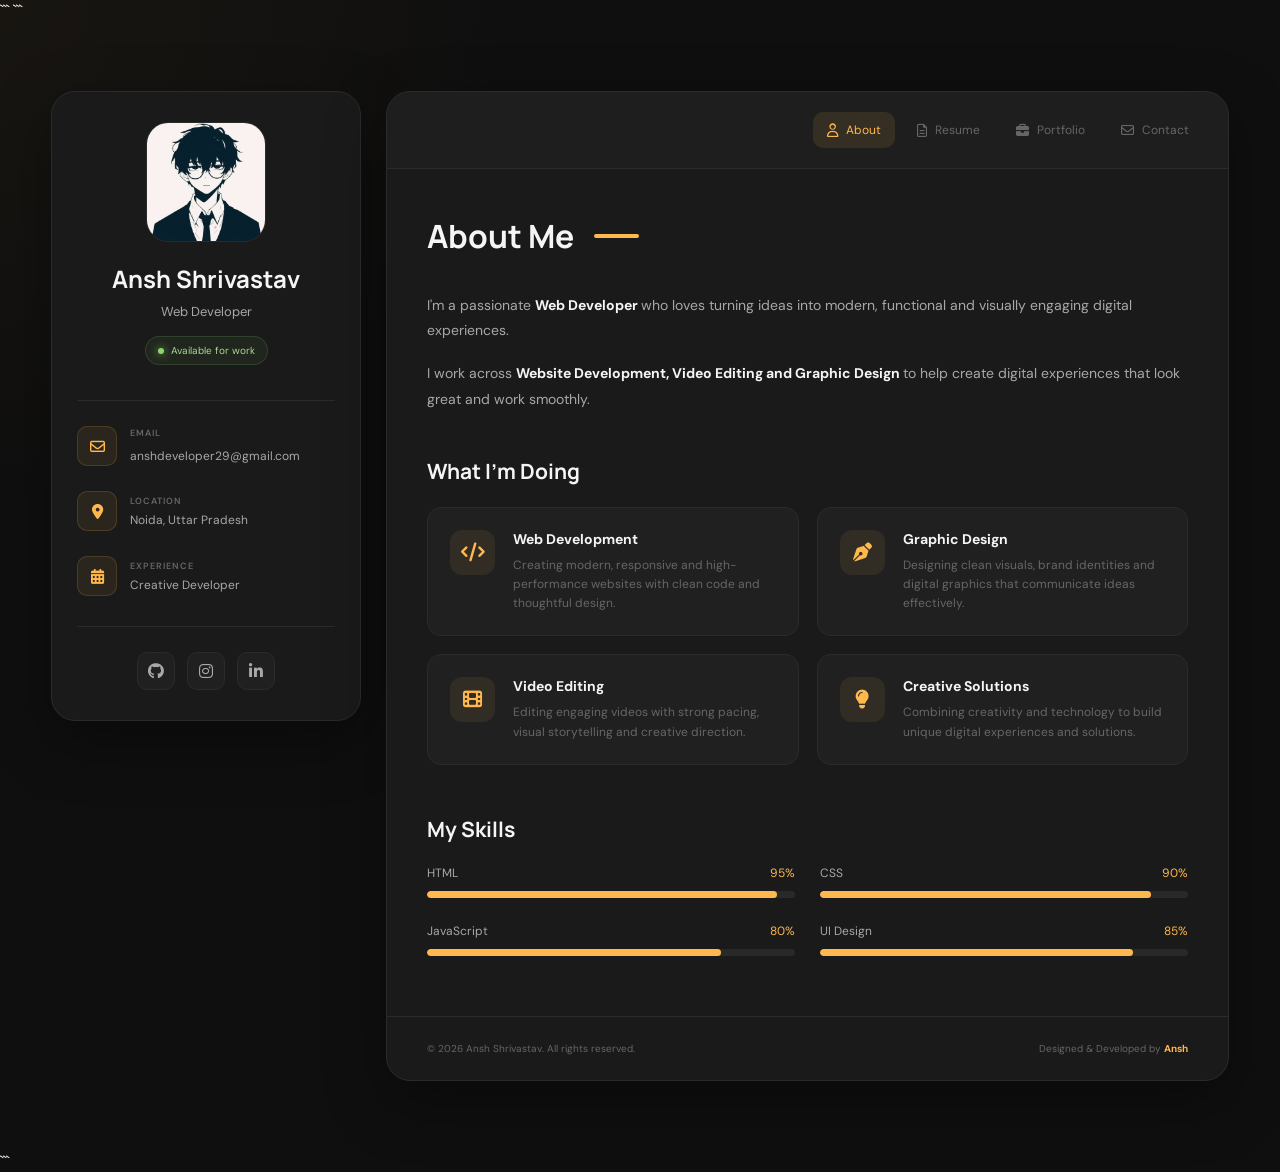
<file: index.html>
<!DOCTYPE html>

<html lang="en">
<head>
<meta charset="utf-8"/>
<meta content="width=device-width, initial-scale=1.0" name="viewport"/>
<meta content="Ansh Shrivastav - Web Developer, Video Editor and Graphic Designer" name="description"/>
<title>Ansh Shrivastav | Personal Portfolio</title>
<!-- Google Fonts -->
<link href="https://fonts.googleapis.com" rel="preconnect"/>
<link crossorigin="" href="https://fonts.gstatic.com" rel="preconnect"/>
<link href="https://fonts.googleapis.com/css2?family=DM+Sans:wght@400;500;600;700&amp;family=Manrope:wght@400;500;600;700;800&amp;display=swap" rel="stylesheet"/>
<!-- Icons -->
<link href="https://cdnjs.cloudflare.com/ajax/libs/font-awesome/6.5.2/css/all.min.css" rel="stylesheet"/>
<!-- CSS -->
<link href="style.css" rel="stylesheet"/>
```

<meta content="Ansh Shrivastav, Full Stack Developer, Web Developer, Portfolio, HTML CSS JavaScript" name="keywords"/><meta content="Ansh Shrivastav" name="author"/><meta content="index, follow" name="robots"/><link href="https://ansh-shrivastav.vercel.app/" rel="canonical"/><meta content="Ansh Shrivastav | Full Stack Web Developer" property="og:title"/><meta content="website" property="og:type"/><meta content="https://ansh-shrivastav.vercel.app/" property="og:url"/><script type="application/ld+json">{"@context":"https://schema.org","@type":"Person","name":"Ansh Shrivastav","url":"https://ansh-shrivastav.vercel.app/"}</script></head>
<body>

```
<!-- =================================================
     MAIN WRAPPER
================================================== -->
<main class="main-wrapper">
<!-- =================================================
         PROFILE SIDEBAR
    ================================================== -->
<aside class="profile-card">
<!-- Profile Header -->
<div class="profile-header">
<div class="profile-image-wrapper">
<img alt="Ansh Shrivastav" class="profile-image" src="assets/profile.jpg"/>
</div>
<div class="profile-info">
<h1>
                    Ansh Shrivastav
                </h1>
<p class="profile-role">

                    Web Developer

                </p>
<span class="profile-badge">
<span class="status-dot"></span>

                    Available for work

                </span>
</div>
</div>
<!-- Mobile Contact Button -->
<button class="contact-toggle" id="contactToggle">
<span>
                Show Contacts
            </span>
<i class="fa-solid fa-chevron-down"></i>
</button>
<!-- Contact Details -->
<div class="profile-contacts" id="profileContacts">
<div class="contact-item">
<div class="contact-icon">
<i class="fa-regular fa-envelope"></i>
</div>
<div class="contact-details">
<span>
                        EMAIL
                    </span>
<a href="mailto:hello@anshrivastav.dev">

                        anshdeveloper29@gmail.com

                    </a>
</div>
</div>
<div class="contact-item">
<div class="contact-icon">
<i class="fa-solid fa-location-dot"></i>
</div>
<div class="contact-details">
<span>
                        LOCATION
                    </span>
<p>
                        Noida, Uttar Pradesh
                    </p>
</div>
</div>
<div class="contact-item">
<div class="contact-icon">
<i class="fa-solid fa-calendar-days"></i>
</div>
<div class="contact-details">
<span>
                        EXPERIENCE
                    </span>
<p>
                        Creative Developer 
                    </p>
</div>
</div>
</div>
<!-- Social Links -->
<div class="profile-socials">
<a aria-label="GitHub" href="https://github.com/ansh-shrivastavv" target="_blank">
<i class="fa-brands fa-github"></i>
</a>
<a aria-label="Instagram" href="https://www.instagram.com/webbyansh" target="_blank">
<i class="fa-brands fa-instagram"></i>
</a>
<a aria-label="LinkedIn" href="https://www.linkedin.com/in/ansh-shrivastav/" target="_blank">
<i class="fa-brands fa-linkedin-in"></i>
</a>
</div>
</aside>
<!-- =================================================
         MAIN CONTENT
    ================================================== -->
<section class="content-wrapper">
<!-- =================================================
             NAVIGATION
        ================================================== -->
<nav class="main-navigation">
<button class="nav-item active" data-page="about">
<i class="fa-regular fa-user"></i>
<span>
                    About
                </span>
</button>
<button class="nav-item" data-page="resume">
<i class="fa-regular fa-file-lines"></i>
<span>
                    Resume
                </span>
</button>
<button class="nav-item" data-page="portfolio">
<i class="fa-solid fa-briefcase"></i>
<span>
                    Portfolio
                </span>
</button>
<button class="nav-item" data-page="contact">
<i class="fa-regular fa-envelope"></i>
<span>
                    Contact
                </span>
</button>
</nav>
<!-- =================================================
             ABOUT PAGE
        ================================================== -->
<article class="page active" id="about">
<div class="page-heading">
<h2>
                    About Me
                </h2>
<span class="heading-line"></span>
</div>
<div class="about-content">
<p>

                    I'm a passionate

                    <strong>
                        Web Developer
                    </strong>

                    who loves turning ideas into modern, functional and visually engaging digital experiences.

                </p>
<p>

                    I work across

                    <strong>
                        Website Development, Video Editing and Graphic Design
                    </strong>

                    to help create digital experiences that look great and work smoothly.

                </p>
</div>
<!-- What I Do -->
<section class="services-section">
<h3 class="section-title">

                    What I'm Doing

                </h3>
<div class="services-grid">
<!-- Service 1 -->
<div class="service-card">
<div class="service-icon">
<i class="fa-solid fa-code"></i>
</div>
<div class="service-content">
<h4>
                                Web Development
                            </h4>
<p>

                                Creating modern, responsive and high-performance websites with clean code and thoughtful design.

                            </p>
</div>
</div>
<!-- Service 2 -->
<div class="service-card">
<div class="service-icon">
<i class="fa-solid fa-pen-nib"></i>
</div>
<div class="service-content">
<h4>
                                Graphic Design
                            </h4>
<p>

                                Designing clean visuals, brand identities and digital graphics that communicate ideas effectively.

                            </p>
</div>
</div>
<!-- Service 3 -->
<div class="service-card">
<div class="service-icon">
<i class="fa-solid fa-film"></i>
</div>
<div class="service-content">
<h4>
                                Video Editing
                            </h4>
<p>

                                Editing engaging videos with strong pacing, visual storytelling and creative direction.

                            </p>
</div>
</div>
<!-- Service 4 -->
<div class="service-card">
<div class="service-icon">
<i class="fa-solid fa-lightbulb"></i>
</div>
<div class="service-content">
<h4>
                                Creative Solutions
                            </h4>
<p>

                                Combining creativity and technology to build unique digital experiences and solutions.

                            </p>
</div>
</div>
</div>
</section>
<!-- Skills -->
<section class="skills-section">
<h3 class="section-title">

                    My Skills

                </h3>
<div class="skills-list">
<div class="skill-item">
<div class="skill-info">
<span>
                                HTML
                            </span>
<span>
                                95%
                            </span>
</div>
<div class="skill-bar">
<span style="width: 95%;"></span>
</div>
</div>
<div class="skill-item">
<div class="skill-info">
<span>
                                CSS
                            </span>
<span>
                                90%
                            </span>
</div>
<div class="skill-bar">
<span style="width: 90%;"></span>
</div>
</div>
<div class="skill-item">
<div class="skill-info">
<span>
                                JavaScript
                            </span>
<span>
                                80%
                            </span>
</div>
<div class="skill-bar">
<span style="width: 80%;"></span>
</div>
</div>
<div class="skill-item">
<div class="skill-info">
<span>
                                UI Design
                            </span>
<span>
                                85%
                            </span>
</div>
<div class="skill-bar">
<span style="width: 85%;"></span>
</div>
</div>
</div>
</section>
</article>
<!-- =================================================
             RESUME PAGE
        ================================================== -->
<article class="page" id="resume">
<div class="page-heading">
<h2>
                    Resume
                </h2>
<span class="heading-line"></span>
</div>
<!-- Education -->
<section class="resume-section">
<h3 class="section-title">
<i class="fa-solid fa-graduation-cap"></i>

                    Education

                </h3>
<div class="timeline">
<div class="timeline-item">
<span class="timeline-date">
                            2024 — Present
                        </span>
<h4>
                            School Education
                        </h4>
<p>
                            Building strong foundations while developing practical skills in technology and creative fields.
                        </p>
</div>
<div class="timeline-item">
<span class="timeline-date">
                            Ongoing
                        </span>
<h4>
                            Self Learning
                        </h4>
<p>
                            Learning modern web technologies, design systems and digital product development.
                        </p>
</div>
</div>
</section>
<!-- Experience -->
<section class="resume-section">
<h3 class="section-title">
<i class="fa-solid fa-briefcase"></i>

                    Experience

                </h3>
<div class="timeline">
<div class="timeline-item">
<span class="timeline-date">
                            Present
                        </span>
<h4>
                            Freelance Web Developer
                        </h4>
<p>
                            Designing and developing modern websites for personal projects and digital brands.
                        </p>
</div>
<div class="timeline-item">
<span class="timeline-date">
                            Present
                        </span>
<h4>
                            Creative Digital Work
                        </h4>
<p>
                            Working on websites, branding, graphic design and video editing projects.
                        </p>
</div>
</div>
</section>
<!-- Technologies -->
<section class="tools-section">
<h3 class="section-title">

                    Tools &amp; Technologies

                </h3>
<div class="tools-grid">
<div class="tool-card">
<i class="fa-brands fa-html5"></i>
<span>
                            HTML
                        </span>
</div>
<div class="tool-card">
<i class="fa-brands fa-css3-alt"></i>
<span>
                            CSS
                        </span>
</div>
<div class="tool-card">
<i class="fa-brands fa-js"></i>
<span>
                            JavaScript
                        </span>
</div>
<div class="tool-card">
<i class="fa-brands fa-github"></i>
<span>
                            GitHub
                        </span>
</div>
</div>
</section>
</article>
<!-- =================================================
             PORTFOLIO PAGE
        ================================================== -->
<article class="page" id="portfolio">
<div class="page-heading">
<h2>
                    Portfolio
                </h2>
<span class="heading-line"></span>
</div>
<!-- Filter -->
<div class="portfolio-filter">
<button class="filter-btn active" data-filter="all">

                    All

                </button>
<button class="filter-btn" data-filter="web">

                    Web Development

                </button>
<button class="filter-btn" data-filter="design">

                    Design

                </button>
</div>
<!-- Projects -->
<div class="projects-grid">
<!-- Project 1 -->
<a class="project-card" data-category="web" href="https://demo-nexoraecom.netlify.app/" target="_blank">
<div class="project-image">
<div class="project-overlay">
<span>
                                View Project
                            </span>
<i class="fa-solid fa-arrow-up-right-from-square"></i>
</div>
<div class="project-placeholder">

                            NEXORA

                        </div>
</div>
<div class="project-info">
<h3>
                            Nexora Ecom
                        </h3>
<p>
                            E-Commerce Website
                        </p>
</div>
</a>
<!-- Project 2 -->
<div class="project-card" data-category="web">
<div class="project-image coming-soon-project">
<div class="coming-soon-label">

                            Coming Soon

                        </div>
</div>
<div class="project-info">
<h3>
                            New Project
                        </h3>
<p>
                            Web Development
                        </p>
</div>
</div>
<!-- Project 3 -->
<div class="project-card" data-category="design">
<div class="project-image coming-soon-project">
<div class="coming-soon-label">

                            Coming Soon

                        </div>
</div>
<div class="project-info">
<h3>
                            Creative Project
                        </h3>
<p>
                            Graphic Design
                        </p>
</div>
</div>
<!-- Project 4 -->
<div class="project-card" data-category="web">
<div class="project-image coming-soon-project">
<div class="coming-soon-label">

                            Coming Soon

                        </div>
</div>
<div class="project-info">
<h3>
                            Future Project
                        </h3>
<p>
                            Web Development
                        </p>
</div>
</div>
</div>
</article>
<!-- =================================================
             CONTACT PAGE
        ================================================== -->
<article class="page" id="contact">
<div class="page-heading">
<h2>
                    Contact
                </h2>
<span class="heading-line"></span>
</div>
<div class="contact-intro">
<p>

                    Have a project in mind or want to work together?

                    Send me a message and let's create something great.

                </p>
</div>
<form class="contact-form" id="contactForm">
<div class="form-row">
<div class="form-group">
<label for="name">
                            Your Name
                        </label>
<input id="name" name="name" placeholder="Enter your name" required="" type="text"/>
</div>
<div class="form-group">
<label for="email">
                            Your Email
                        </label>
<input id="email" name="email" placeholder="Enter your email" required="" type="email"/>
</div>
</div>
<div class="form-group">
<label for="subject">
                        Subject
                    </label>
<input id="subject" name="subject" placeholder="What do you want to talk about?" required="" type="text"/>
</div>
<div class="form-group">
<label for="message">
                        Your Message
                    </label>
<textarea id="message" name="message" placeholder="Write your message here..." required="" rows="7"></textarea>
</div>
<button class="submit-button" type="submit">
<span>
                        Send Message
                    </span>
<i class="fa-solid fa-arrow-up-right-from-square"></i>
</button>
<p class="form-message" id="formMessage"></p>
</form>
</article>
<!-- =================================================
             FOOTER
        ================================================== -->
<footer class="footer">
<div class="footer-content">
<p>

                    © 2026 Ansh Shrivastav.

                    All rights reserved.

                </p>
<p>

                    Designed &amp; Developed by

                    <strong>
                        Ansh
                    </strong>
</p>
</div>
</footer>
</section>
</main>
<!-- =================================================
     JAVASCRIPT
================================================== -->
<script src="script.js"></script>
```

</body>
</html>
</file>
<file: style.css>
/* =====================================================
   RESET
===================================================== */

:root {
    --bg: #0f0f0f;
    --card: #1a1a1a;
    --card-2: #202020;

    --text: #f5f5f5;
    --text-light: #a8a8a8;
    --text-muted: #666;

    --accent: #ffb84d;
    --accent-dark: #d8912f;

    --border: #2b2b2b;

    --radius: 24px;
    --small-radius: 14px;

    --shadow: 0 20px 60px rgba(0, 0, 0, 0.35);

    --transition: 0.35s ease;
}


* {
    margin: 0;
    padding: 0;
    box-sizing: border-box;
}


html {
    scroll-behavior: smooth;
}


body {
    min-height: 100vh;

    background:
        radial-gradient(
            circle at top left,
            rgba(255, 184, 77, 0.04),
            transparent 30%
        ),
        var(--bg);

    color: var(--text);

    font-family: "DM Sans", sans-serif;

    overflow-x: hidden;
}


body::-webkit-scrollbar {
    width: 7px;
}


body::-webkit-scrollbar-track {
    background: var(--bg);
}


body::-webkit-scrollbar-thumb {
    background: var(--accent);
    border-radius: 20px;
}


a {
    color: inherit;
    text-decoration: none;
}


button,
input,
textarea {
    font: inherit;
}


/* =====================================================
   MAIN LAYOUT
===================================================== */

.main-wrapper {
    width: min(1250px, 92%);

    margin: 70px auto;

    display: grid;

    grid-template-columns: 310px 1fr;

    align-items: start;

    gap: 25px;
}


/* =====================================================
   PROFILE CARD
===================================================== */

.profile-card {
    position: sticky;

    top: 30px;

    padding: 30px 25px;

    background: var(--card);

    border: 1px solid var(--border);

    border-radius: var(--radius);

    box-shadow: var(--shadow);
}


/* PROFILE HEADER */

.profile-header {
    display: flex;
    flex-direction: column;

    align-items: center;

    text-align: center;
}


.profile-image-wrapper {
    width: 120px;
    height: 120px;

    margin-bottom: 20px;

    overflow: hidden;

    background: var(--card-2);

    border: 1px solid var(--border);

    border-radius: 22px;
}


.profile-image {
    width: 100%;
    height: 100%;

    object-fit: cover;

    filter: grayscale(20%);

    transition: var(--transition);
}


.profile-image:hover {
    transform: scale(1.08);
}


.profile-info h1 {
    font-family: "Manrope", sans-serif;

    font-size: 24px;
    font-weight: 700;
}


.profile-role {
    margin-top: 8px;

    color: var(--text-light);

    font-size: 13px;
}


.profile-badge {
    display: inline-flex;
    align-items: center;
    gap: 7px;

    margin-top: 16px;
    padding: 7px 12px;

    color: #a7d895;

    background: rgba(110, 180, 90, 0.08);

    border: 1px solid rgba(110, 180, 90, 0.2);

    border-radius: 50px;

    font-size: 10px;
}


.status-dot {
    width: 6px;
    height: 6px;

    background: #8fd56d;

    border-radius: 50%;

    box-shadow: 0 0 10px #8fd56d;
}


/* =====================================================
   CONTACT TOGGLE
===================================================== */

.contact-toggle {
    display: none;

    width: 100%;

    margin-top: 25px;
    padding: 12px 15px;

    justify-content: space-between;
    align-items: center;

    background: var(--card-2);

    border: 1px solid var(--border);
    border-radius: var(--small-radius);

    color: var(--text);

    cursor: pointer;
}


.contact-toggle i {
    color: var(--accent);

    transition: var(--transition);
}


.contact-toggle.active i {
    transform: rotate(180deg);
}


/* =====================================================
   CONTACT DETAILS
===================================================== */

.profile-contacts {
    margin-top: 35px;

    padding-top: 25px;

    border-top: 1px solid var(--border);
}


.contact-item {
    display: flex;
    align-items: center;

    gap: 13px;

    margin-bottom: 25px;
}


.contact-item:last-child {
    margin-bottom: 0;
}


.contact-icon {
    width: 40px;
    height: 40px;

    display: grid;
    place-items: center;

    flex-shrink: 0;

    background: rgba(255, 184, 77, 0.08);

    border: 1px solid rgba(255, 184, 77, 0.15);

    border-radius: 10px;

    color: var(--accent);

    font-size: 15px;
}


.contact-details span {
    display: block;

    margin-bottom: 5px;

    color: var(--text-muted);

    font-size: 9px;
    font-weight: 600;

    letter-spacing: 1px;
}


.contact-details a,
.contact-details p {
    color: var(--text-light);

    font-size: 12px;

    transition: var(--transition);
}


.contact-details a:hover {
    color: var(--accent);
}


/* =====================================================
   SOCIALS
===================================================== */

.profile-socials {
    display: flex;
    justify-content: center;
    gap: 12px;

    margin-top: 30px;
    padding-top: 25px;

    border-top: 1px solid var(--border);
}


.profile-socials a {
    width: 38px;
    height: 38px;

    display: grid;
    place-items: center;

    background: var(--card-2);

    border: 1px solid var(--border);

    border-radius: 10px;

    color: var(--text-light);

    transition: var(--transition);
}


.profile-socials a:hover {
    background: var(--accent);

    border-color: var(--accent);

    color: #111;

    transform: translateY(-4px);
}


/* =====================================================
   CONTENT WRAPPER
===================================================== */

.content-wrapper {
    position: relative;

    min-width: 0;

    background: var(--card);

    border: 1px solid var(--border);

    border-radius: var(--radius);

    box-shadow: var(--shadow);

    overflow: hidden;
}


/* =====================================================
   NAVIGATION
===================================================== */

.main-navigation {
    display: flex;
    justify-content: flex-end;
    gap: 8px;

    padding: 20px 25px;

    background: rgba(255, 255, 255, 0.015);

    border-bottom: 1px solid var(--border);
}


.nav-item {
    display: flex;
    align-items: center;
    gap: 8px;

    padding: 10px 14px;

    background: transparent;

    border: none;

    border-radius: 10px;

    color: var(--text-muted);

    cursor: pointer;

    font-size: 12px;

    transition: var(--transition);
}


.nav-item i {
    font-size: 13px;
}


.nav-item:hover {
    color: var(--text);
}


.nav-item.active {
    background: rgba(255, 184, 77, 0.1);

    color: var(--accent);
}


/* =====================================================
   PAGE
===================================================== */

.page {
    display: none;

    padding: 45px 40px 60px;

    animation: page-in 0.45s ease;
}


.page.active {
    display: block;
}


@keyframes page-in {

    from {
        opacity: 0;
        transform: translateY(12px);
    }

    to {
        opacity: 1;
        transform: translateY(0);
    }

}


/* =====================================================
   PAGE HEADING
===================================================== */

.page-heading {
    display: flex;
    align-items: center;
    gap: 20px;

    margin-bottom: 35px;
}


.page-heading h2 {
    font-family: "Manrope", sans-serif;

    font-size: 32px;
    font-weight: 700;
}


.heading-line {
    width: 45px;
    height: 4px;

    background: var(--accent);

    border-radius: 10px;
}


/* =====================================================
   ABOUT
===================================================== */

.about-content {
    margin-bottom: 45px;
}


.about-content p {
    margin-bottom: 18px;

    color: var(--text-light);

    font-size: 14px;

    line-height: 1.8;
}


.about-content strong {
    color: var(--text);
}


/* =====================================================
   SECTION TITLES
===================================================== */

.section-title {
    margin-bottom: 22px;

    font-family: "Manrope", sans-serif;

    font-size: 21px;
    font-weight: 700;
}


.section-title i {
    margin-right: 8px;

    color: var(--accent);
}


/* =====================================================
   SERVICES
===================================================== */

.services-section {
    margin-top: 40px;
}


.services-grid {
    display: grid;

    grid-template-columns: repeat(2, 1fr);

    gap: 18px;
}


.service-card {
    display: flex;
    gap: 18px;

    padding: 22px;

    background: var(--card-2);

    border: 1px solid var(--border);

    border-radius: var(--small-radius);

    transition: var(--transition);
}


.service-card:hover {
    border-color: rgba(255, 184, 77, 0.4);

    transform: translateY(-5px);
}


.service-icon {
    width: 45px;
    height: 45px;

    display: grid;
    place-items: center;

    flex-shrink: 0;

    color: var(--accent);

    background: rgba(255, 184, 77, 0.08);

    border-radius: 12px;

    font-size: 19px;
}


.service-content h4 {
    margin-bottom: 8px;

    font-size: 14px;
}


.service-content p {
    color: var(--text-muted);

    font-size: 12px;

    line-height: 1.6;
}


/* =====================================================
   SKILLS
===================================================== */

.skills-section {
    margin-top: 50px;
}


.skills-list {
    display: grid;

    grid-template-columns: repeat(2, 1fr);

    gap: 25px;
}


.skill-info {
    display: flex;
    justify-content: space-between;

    margin-bottom: 10px;

    color: var(--text-light);

    font-size: 12px;
}


.skill-info span:last-child {
    color: var(--accent);
}


.skill-bar {
    height: 7px;

    background: #292929;

    border-radius: 10px;

    overflow: hidden;
}


.skill-bar span {
    display: block;

    height: 100%;

    background: var(--accent);

    border-radius: inherit;
}


/* =====================================================
   RESUME
===================================================== */

.resume-section {
    margin-bottom: 45px;
}


.timeline {
    position: relative;

    padding-left: 25px;

    border-left: 1px solid var(--border);
}


.timeline-item {
    position: relative;

    margin-bottom: 30px;
}


.timeline-item:last-child {
    margin-bottom: 0;
}


.timeline-item::before {
    content: "";

    position: absolute;

    top: 4px;
    left: -31px;

    width: 11px;
    height: 11px;

    background: var(--accent);

    border: 3px solid var(--card);

    border-radius: 50%;
}


.timeline-date {
    display: inline-block;

    margin-bottom: 8px;

    color: var(--accent);

    font-size: 11px;
}


.timeline-item h4 {
    margin-bottom: 8px;

    font-size: 15px;
}


.timeline-item p {
    color: var(--text-muted);

    font-size: 13px;

    line-height: 1.6;
}


/* =====================================================
   TOOLS
===================================================== */

.tools-section {
    margin-top: 50px;
}


.tools-grid {
    display: grid;

    grid-template-columns: repeat(4, 1fr);

    gap: 15px;
}


.tool-card {
    display: flex;
    flex-direction: column;
    align-items: center;
    gap: 10px;

    padding: 20px 10px;

    background: var(--card-2);

    border: 1px solid var(--border);

    border-radius: var(--small-radius);

    color: var(--text-light);

    font-size: 11px;

    transition: var(--transition);
}


.tool-card i {
    color: var(--accent);

    font-size: 25px;
}


.tool-card:hover {
    transform: translateY(-5px);

    border-color: var(--accent);
}


/* =====================================================
   PORTFOLIO FILTER
===================================================== */

.portfolio-filter {
    display: flex;
    flex-wrap: wrap;
    gap: 10px;

    margin-bottom: 30px;
}


.filter-btn {
    padding: 8px 14px;

    background: transparent;

    border: 1px solid var(--border);

    border-radius: 50px;

    color: var(--text-muted);

    cursor: pointer;

    font-size: 11px;

    transition: var(--transition);
}


.filter-btn:hover,
.filter-btn.active {
    background: var(--accent);

    border-color: var(--accent);

    color: #111;
}


/* =====================================================
   PROJECTS
===================================================== */

.projects-grid {
    display: grid;

    grid-template-columns: repeat(2, 1fr);

    gap: 20px;
}


.project-card {
    display: block;

    cursor: pointer;
}


.project-image {
    position: relative;

    height: 210px;

    display: grid;
    place-items: center;

    overflow: hidden;

    background:
        linear-gradient(
            135deg,
            #292929,
            #151515
        );

    border: 1px solid var(--border);

    border-radius: var(--small-radius);

    transition: var(--transition);
}


.project-card:hover .project-image {
    border-color: var(--accent);

    transform: translateY(-5px);
}


.project-placeholder {
    color: var(--accent);

    font-family: "Manrope", sans-serif;

    font-size: 30px;
    font-weight: 800;

    letter-spacing: 3px;
}


.project-overlay {
    position: absolute;
    inset: 0;

    display: flex;
    align-items: center;
    justify-content: center;
    gap: 10px;

    background: rgba(255, 184, 77, 0.9);

    color: #111;

    opacity: 0;

    transition: var(--transition);
}


.project-card:hover .project-overlay {
    opacity: 1;
}


.coming-soon-project {
    background:
        repeating-linear-gradient(
            45deg,
            #191919,
            #191919 10px,
            #202020 10px,
            #202020 20px
        );
}


.coming-soon-label {
    padding: 8px 15px;

    border: 1px solid #444;

    border-radius: 50px;

    color: var(--text-muted);

    font-size: 10px;
}


.project-info {
    padding: 15px 3px;
}


.project-info h3 {
    margin-bottom: 5px;

    font-size: 15px;
}


.project-info p {
    color: var(--text-muted);

    font-size: 11px;
}


/* =====================================================
   CONTACT
===================================================== */

.contact-intro {
    max-width: 600px;

    margin-bottom: 35px;
}


.contact-intro p {
    color: var(--text-light);

    font-size: 14px;

    line-height: 1.8;
}


.contact-form {
    padding: 25px;

    background: var(--card-2);

    border: 1px solid var(--border);

    border-radius: var(--small-radius);
}


.form-row {
    display: grid;

    grid-template-columns: repeat(2, 1fr);

    gap: 20px;
}


.form-group {
    margin-bottom: 22px;
}


.form-group label {
    display: block;

    margin-bottom: 9px;

    color: var(--text-light);

    font-size: 11px;
}


.form-group input,
.form-group textarea {
    width: 100%;

    padding: 13px 14px;

    background: #151515;

    border: 1px solid var(--border);

    border-radius: 9px;

    outline: none;

    color: var(--text);

    font-size: 13px;

    transition: var(--transition);
}


.form-group input::placeholder,
.form-group textarea::placeholder {
    color: #555;
}


.form-group input:focus,
.form-group textarea:focus {
    border-color: var(--accent);
}


.form-group textarea {
    resize: vertical;
}


.submit-button {
    display: flex;
    align-items: center;
    justify-content: center;
    gap: 12px;

    width: 100%;

    padding: 14px;

    background: var(--accent);

    border: none;

    border-radius: 9px;

    color: #111;

    cursor: pointer;

    font-size: 13px;
    font-weight: 700;

    transition: var(--transition);
}


.submit-button:hover {
    background: #ffc875;

    transform: translateY(-3px);
}


.form-message {
    margin-top: 15px;

    font-size: 12px;

    text-align: center;
}


/* =====================================================
   FOOTER
===================================================== */

.footer {
    padding: 25px 40px;

    border-top: 1px solid var(--border);
}


.footer-content {
    display: flex;
    justify-content: space-between;
    gap: 20px;

    color: var(--text-muted);

    font-size: 10px;
}


.footer-content strong {
    color: var(--accent);
}


/* =====================================================
   TABLET
===================================================== */

@media (max-width: 950px) {

    .main-wrapper {
        grid-template-columns: 260px 1fr;
    }


    .main-navigation {
        justify-content: center;
    }


    .nav-item {
        padding: 9px 10px;
    }


    .nav-item span {
        display: none;
    }


    .services-grid,
    .projects-grid {
        grid-template-columns: 1fr;
    }


    .tools-grid {
        grid-template-columns: repeat(2, 1fr);
    }

}


/* =====================================================
   MOBILE
===================================================== */

@media (max-width: 700px) {

    .main-wrapper {
        width: 94%;

        margin: 20px auto 30px;

        display: block;
    }


    .profile-card {
        position: relative;

        top: auto;

        padding: 22px;

        margin-bottom: 20px;
    }


    .profile-header {
        flex-direction: row;

        align-items: center;

        text-align: left;

        gap: 18px;
    }


    .profile-image-wrapper {
        width: 80px;
        height: 80px;

        margin-bottom: 0;
    }


    .profile-info h1 {
        font-size: 20px;
    }


    .profile-badge {
        margin-top: 10px;
    }


    .contact-toggle {
        display: flex;
    }


    .profile-contacts {
        display: none;
    }


    .profile-contacts.active {
        display: block;
    }


    .main-navigation {
        justify-content: space-around;

        padding: 12px 10px;
    }


    .nav-item {
        flex: 1;

        justify-content: center;

        padding: 11px 5px;
    }


    .nav-item span {
        display: block;

        font-size: 10px;
    }


    .nav-item i {
        display: none;
    }


    .page {
        padding: 30px 20px 40px;
    }


    .page-heading h2 {
        font-size: 27px;
    }


    .services-grid,
    .skills-list,
    .projects-grid,
    .form-row {
        grid-template-columns: 1fr;
    }


    .tools-grid {
        grid-template-columns: repeat(2, 1fr);
    }


    .footer {
        padding: 20px;
    }


    .footer-content {
        flex-direction: column;

        text-align: center;
    }

}


/* =====================================================
   SMALL MOBILE
===================================================== */

@media (max-width: 400px) {

    .profile-header {
        align-items: flex-start;
    }


    .profile-image-wrapper {
        width: 65px;
        height: 65px;
    }


    .profile-info h1 {
        font-size: 17px;
    }


    .profile-role {
        font-size: 11px;
    }


    .profile-badge {
        font-size: 8px;
    }


    .page-heading h2 {
        font-size: 24px;
    }

}
</file>
